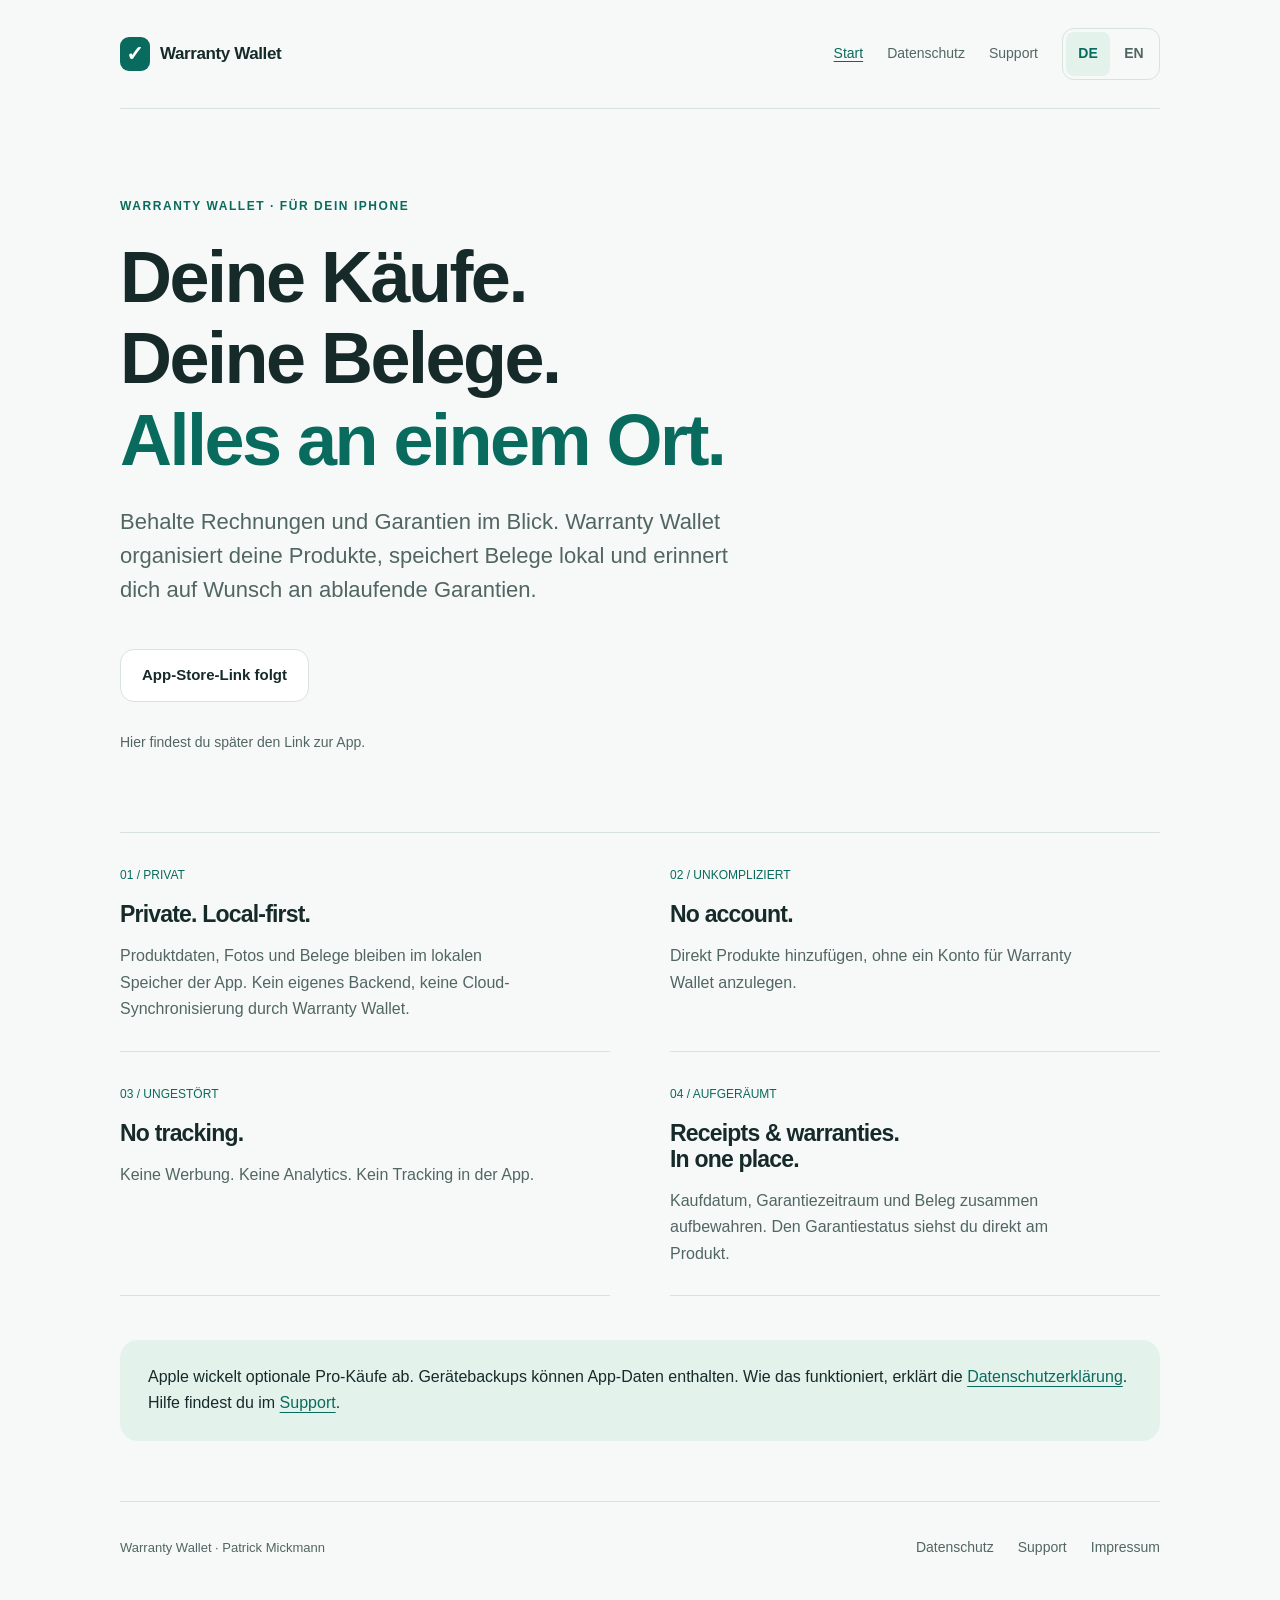
<file: index.html>
<!doctype html>
<html lang="de">
<head>
  <meta charset="utf-8">
  <meta name="viewport" content="width=device-width, initial-scale=1">
  <meta name="color-scheme" content="light dark">
  <meta name="description" content="Belege und Garantien lokal auf deinem iPhone organisieren. Kein Konto, kein Tracking. Mit optionalen Garantieerinnerungen.">
  <meta name="referrer" content="no-referrer">
  <title>Warranty Wallet – Belege und Garantien an einem Ort</title>
  <link rel="stylesheet" href="styles.css">
  <link rel="alternate" hreflang="de" href="./">
  <link rel="alternate" hreflang="en" href="en/">
</head>
<body>
<a class="skip" href="#content">Zum Inhalt</a>
<header class="site-header wrap"><a class="brand" href="./"><span class="mark" aria-hidden="true">✓</span> Warranty Wallet</a><div class="header-controls"><nav aria-label="Hauptnavigation"><a href="./" aria-current="page">Start</a><a href="privacy/">Datenschutz</a><a href="support/">Support</a></nav><nav class="language-switch" aria-label="Sprache wählen"><a href="./" lang="de" hreflang="de" aria-label="Deutsch" aria-current="true">DE</a><a href="en/" lang="en" hreflang="en" aria-label="English">EN</a></nav></div></header>
<main id="content" class="wrap" tabindex="-1">
<section class="hero" aria-labelledby="headline">
  <p class="eyebrow">Warranty Wallet · Für dein iPhone</p>
  <h1 id="headline">Deine Käufe.<br>Deine Belege.<br><span>Alles an einem Ort.</span></h1>
  <p class="lead">Behalte Rechnungen und Garantien im Blick. Warranty Wallet organisiert deine Produkte, speichert Belege lokal und erinnert dich auf Wunsch an ablaufende Garantien.</p>
  <p class="store-placeholder">App-Store-Link folgt</p>
  <p class="small">Hier findest du später den Link zur App.</p>
</section>
<section class="benefits" aria-label="Die Vorteile">
  <article class="benefit"><span class="number">01 / PRIVAT</span><h2>Private. Local-first.</h2><p>Produktdaten, Fotos und Belege bleiben im lokalen Speicher der App. Kein eigenes Backend, keine Cloud-Synchronisierung durch Warranty Wallet.</p></article>
  <article class="benefit"><span class="number">02 / UNKOMPLIZIERT</span><h2>No account.</h2><p>Direkt Produkte hinzufügen, ohne ein Konto für Warranty Wallet anzulegen.</p></article>
  <article class="benefit"><span class="number">03 / UNGESTÖRT</span><h2>No tracking.</h2><p>Keine Werbung. Keine Analytics. Kein Tracking in der App.</p></article>
  <article class="benefit"><span class="number">04 / AUFGERÄUMT</span><h2>Receipts &amp; warranties.<br>In one place.</h2><p>Kaufdatum, Garantiezeitraum und Beleg zusammen aufbewahren. Den Garantiestatus siehst du direkt am Produkt.</p></article>
</section>
<aside class="note"><p>Apple wickelt optionale Pro-Käufe ab. Gerätebackups können App-Daten enthalten. Wie das funktioniert, erklärt die <a href="privacy/">Datenschutzerklärung</a>. Hilfe findest du im <a href="support/">Support</a>.</p></aside>
</main>
<footer class="site-footer wrap"><span>Warranty Wallet · Patrick Mickmann</span><nav aria-label="Weitere Informationen"><a href="privacy/">Datenschutz</a><a href="support/">Support</a><a href="impressum/">Impressum</a></nav></footer>
</body>
</html>
</file>
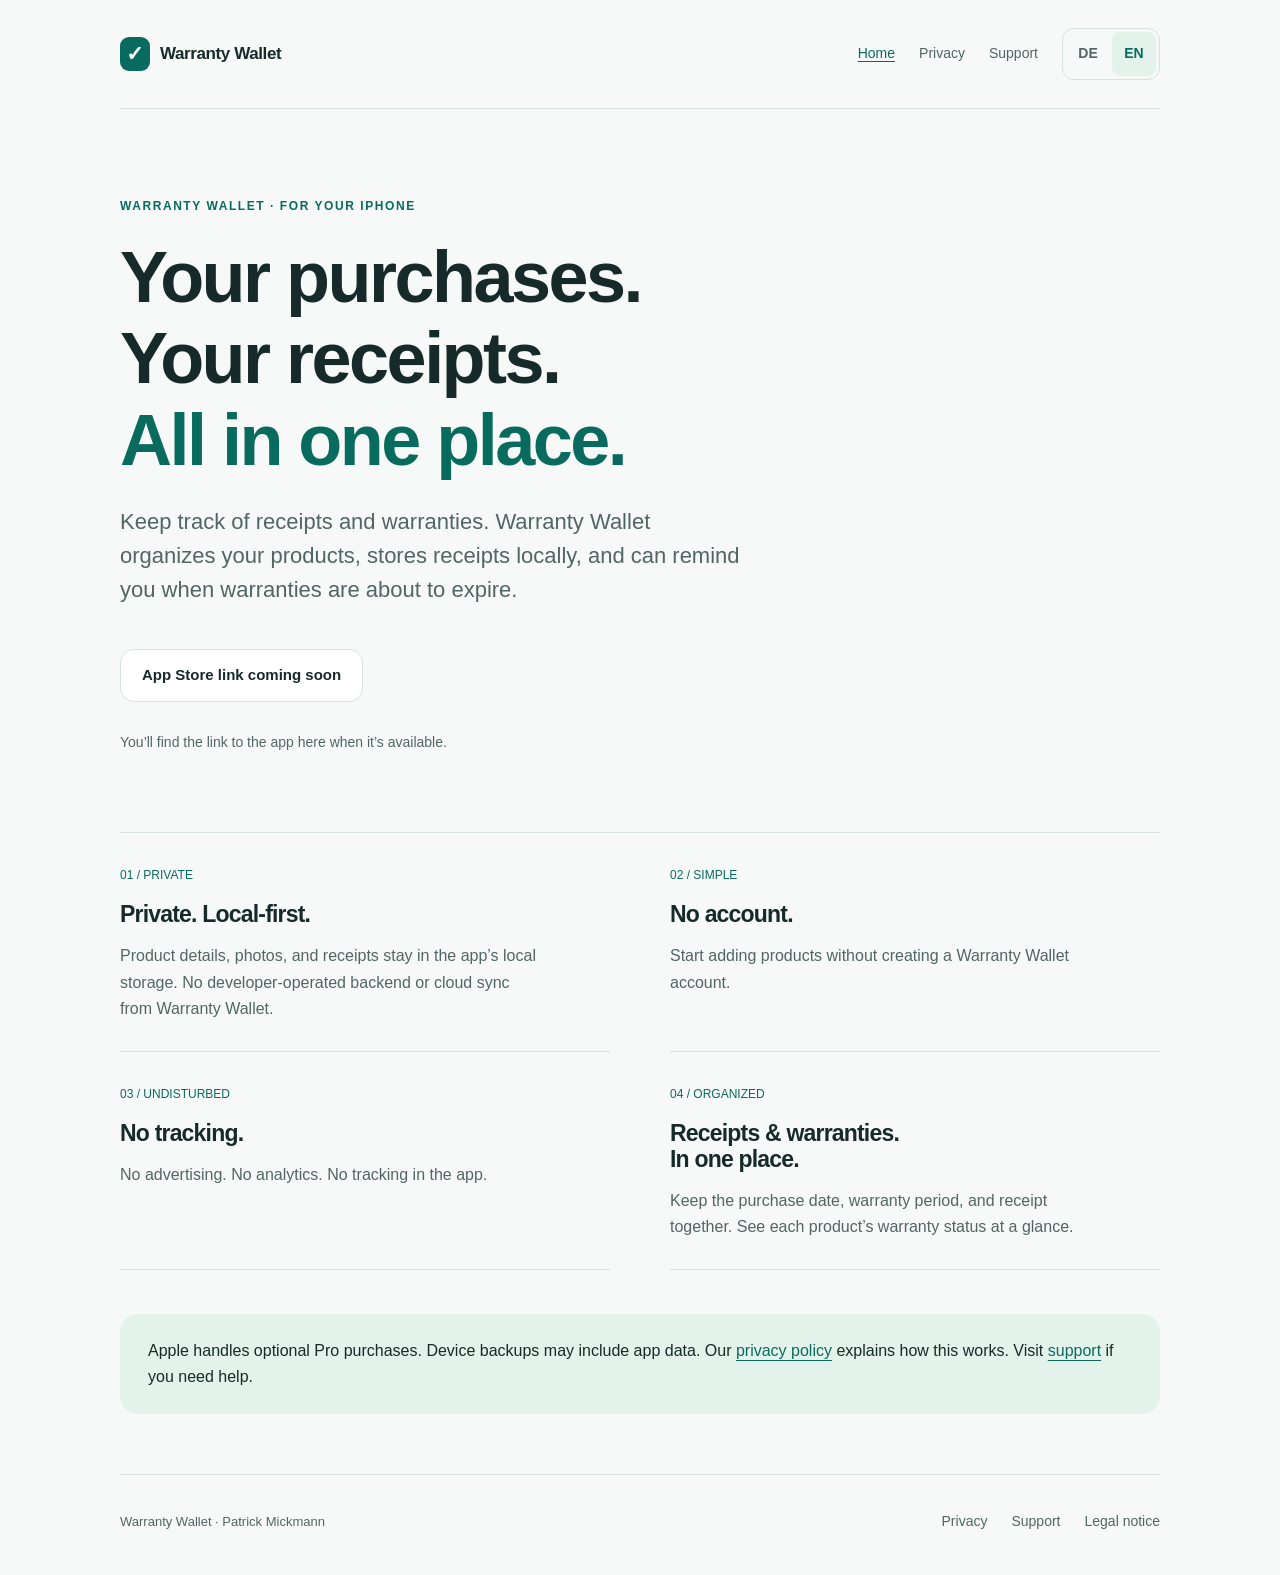
<file: en/index.html>
<!doctype html>
<html lang="en">
<head>
  <meta charset="utf-8">
  <meta name="viewport" content="width=device-width, initial-scale=1">
  <meta name="color-scheme" content="light dark">
  <meta name="description" content="Organize receipts and warranties locally on your iPhone. No account, no tracking. With optional warranty reminders.">
  <meta name="referrer" content="no-referrer">
  <title>Warranty Wallet – Receipts and warranties in one place</title>
  <link rel="stylesheet" href="../styles.css">
  <link rel="alternate" hreflang="de" href="../">
  <link rel="alternate" hreflang="en" href="./">
</head>
<body>
<a class="skip" href="#content">Skip to content</a>
<header class="site-header wrap"><a class="brand" href="./"><span class="mark" aria-hidden="true">✓</span> Warranty Wallet</a><div class="header-controls"><nav aria-label="Main navigation"><a href="./" aria-current="page">Home</a><a href="privacy/">Privacy</a><a href="support/">Support</a></nav><nav class="language-switch" aria-label="Choose language"><a href="../" lang="de" hreflang="de" aria-label="Deutsch">DE</a><a href="./" lang="en" hreflang="en" aria-label="English" aria-current="true">EN</a></nav></div></header>
<main id="content" class="wrap" tabindex="-1">
<section class="hero" aria-labelledby="headline">
  <p class="eyebrow">Warranty Wallet · For your iPhone</p>
  <h1 id="headline">Your purchases.<br>Your receipts.<br><span>All in one place.</span></h1>
  <p class="lead">Keep track of receipts and warranties. Warranty Wallet organizes your products, stores receipts locally, and can remind you when warranties are about to expire.</p>
  <p class="store-placeholder">App Store link coming soon</p>
  <p class="small">You’ll find the link to the app here when it’s available.</p>
</section>
<section class="benefits" aria-label="The benefits">
  <article class="benefit"><span class="number">01 / PRIVATE</span><h2>Private. Local-first.</h2><p>Product details, photos, and receipts stay in the app’s local storage. No developer-operated backend or cloud sync from Warranty Wallet.</p></article>
  <article class="benefit"><span class="number">02 / SIMPLE</span><h2>No account.</h2><p>Start adding products without creating a Warranty Wallet account.</p></article>
  <article class="benefit"><span class="number">03 / UNDISTURBED</span><h2>No tracking.</h2><p>No advertising. No analytics. No tracking in the app.</p></article>
  <article class="benefit"><span class="number">04 / ORGANIZED</span><h2>Receipts &amp; warranties.<br>In one place.</h2><p>Keep the purchase date, warranty period, and receipt together. See each product’s warranty status at a glance.</p></article>
</section>
<aside class="note"><p>Apple handles optional Pro purchases. Device backups may include app data. Our <a href="privacy/">privacy policy</a> explains how this works. Visit <a href="support/">support</a> if you need help.</p></aside>
</main>
<footer class="site-footer wrap"><span>Warranty Wallet · Patrick Mickmann</span><nav aria-label="More information"><a href="privacy/">Privacy</a><a href="support/">Support</a><a href="impressum/">Legal notice</a></nav></footer>
</body>
</html>
</file>
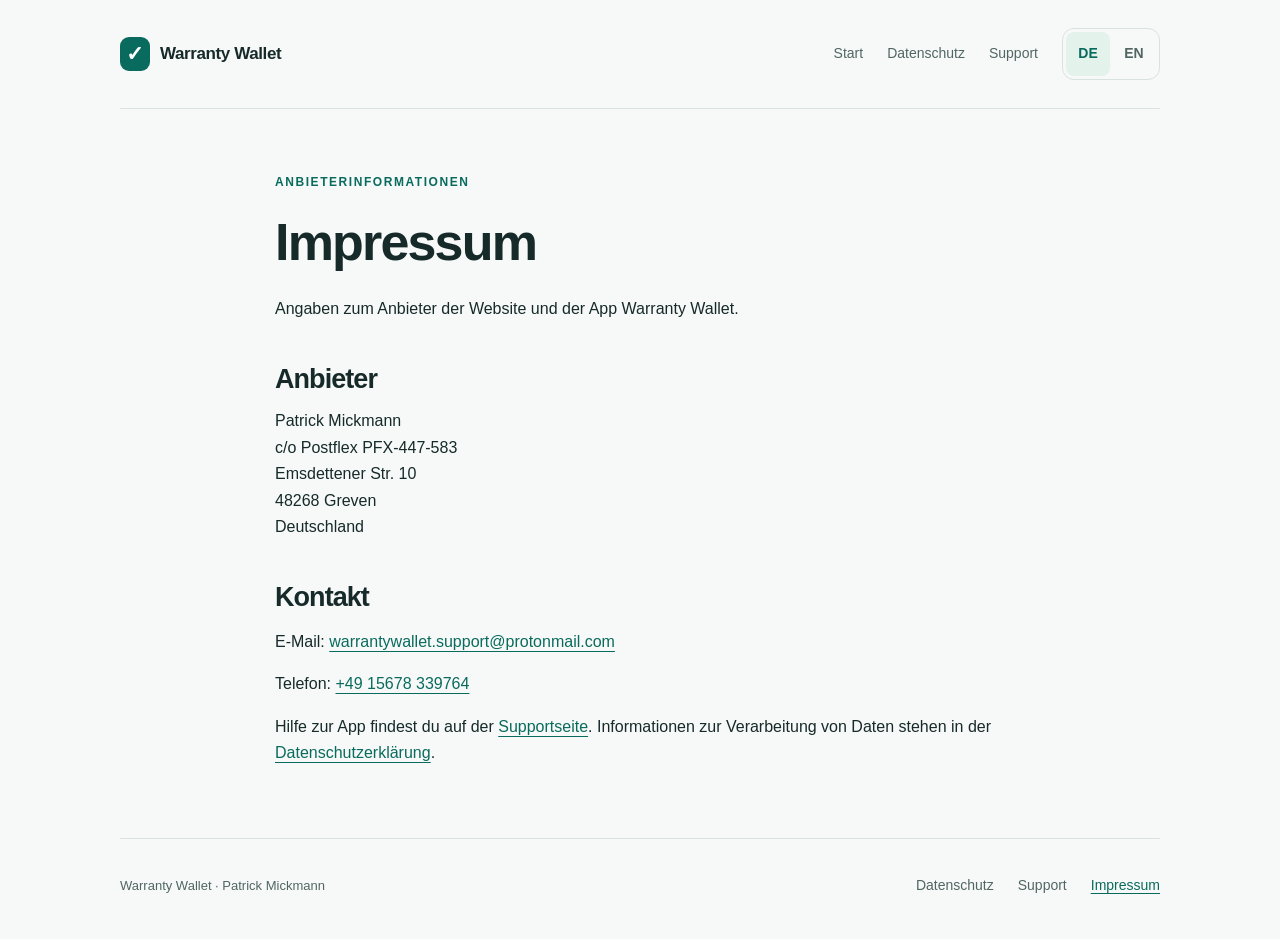
<file: impressum/index.html>
<!doctype html>
<html lang="de">
<head>
  <meta charset="utf-8">
  <meta name="viewport" content="width=device-width, initial-scale=1">
  <meta name="color-scheme" content="light dark">
  <meta name="description" content="Impressum und Kontaktangaben für Warranty Wallet. Anbieter: Patrick Mickmann.">
  <meta name="referrer" content="no-referrer">
  <title>Impressum – Warranty Wallet</title>
  <link rel="stylesheet" href="../styles.css">
  <link rel="alternate" hreflang="de" href="./">
  <link rel="alternate" hreflang="en" href="../en/impressum/">
</head>
<body>
<a class="skip" href="#content">Zum Inhalt</a>
<header class="site-header wrap"><a class="brand" href="../"><span class="mark" aria-hidden="true">✓</span> Warranty Wallet</a><div class="header-controls"><nav aria-label="Hauptnavigation"><a href="../">Start</a><a href="../privacy/">Datenschutz</a><a href="../support/">Support</a></nav><nav class="language-switch" aria-label="Sprache wählen"><a href="./" lang="de" hreflang="de" aria-label="Deutsch" aria-current="true">DE</a><a href="../en/impressum/" lang="en" hreflang="en" aria-label="English">EN</a></nav></div></header>
<main id="content" class="wrap" tabindex="-1">
<article class="document">
  <p class="eyebrow">Anbieterinformationen</p>
  <h1>Impressum</h1>
  <p>Angaben zum Anbieter der Website und der App Warranty Wallet.</p>
  <h2>Anbieter</h2>
  <address>
    Patrick Mickmann<br>
    c/o Postflex PFX-447-583<br>
    Emsdettener Str. 10<br>
    48268 Greven<br>
    Deutschland
  </address>
  <h2>Kontakt</h2>
  <p>E-Mail: <a href="mailto:warrantywallet.support@protonmail.com">warrantywallet.support@protonmail.com</a></p>
  <p>Telefon: <a href="tel:+4915678339764">+49 15678 339764</a></p>
  <p>Hilfe zur App findest du auf der <a href="../support/">Supportseite</a>. Informationen zur Verarbeitung von Daten stehen in der <a href="../privacy/">Datenschutzerklärung</a>.</p>
</article>
</main>
<footer class="site-footer wrap"><span>Warranty Wallet · Patrick Mickmann</span><nav aria-label="Weitere Informationen"><a href="../privacy/">Datenschutz</a><a href="../support/">Support</a><a href="./" aria-current="page">Impressum</a></nav></footer>
</body>
</html>
</file>
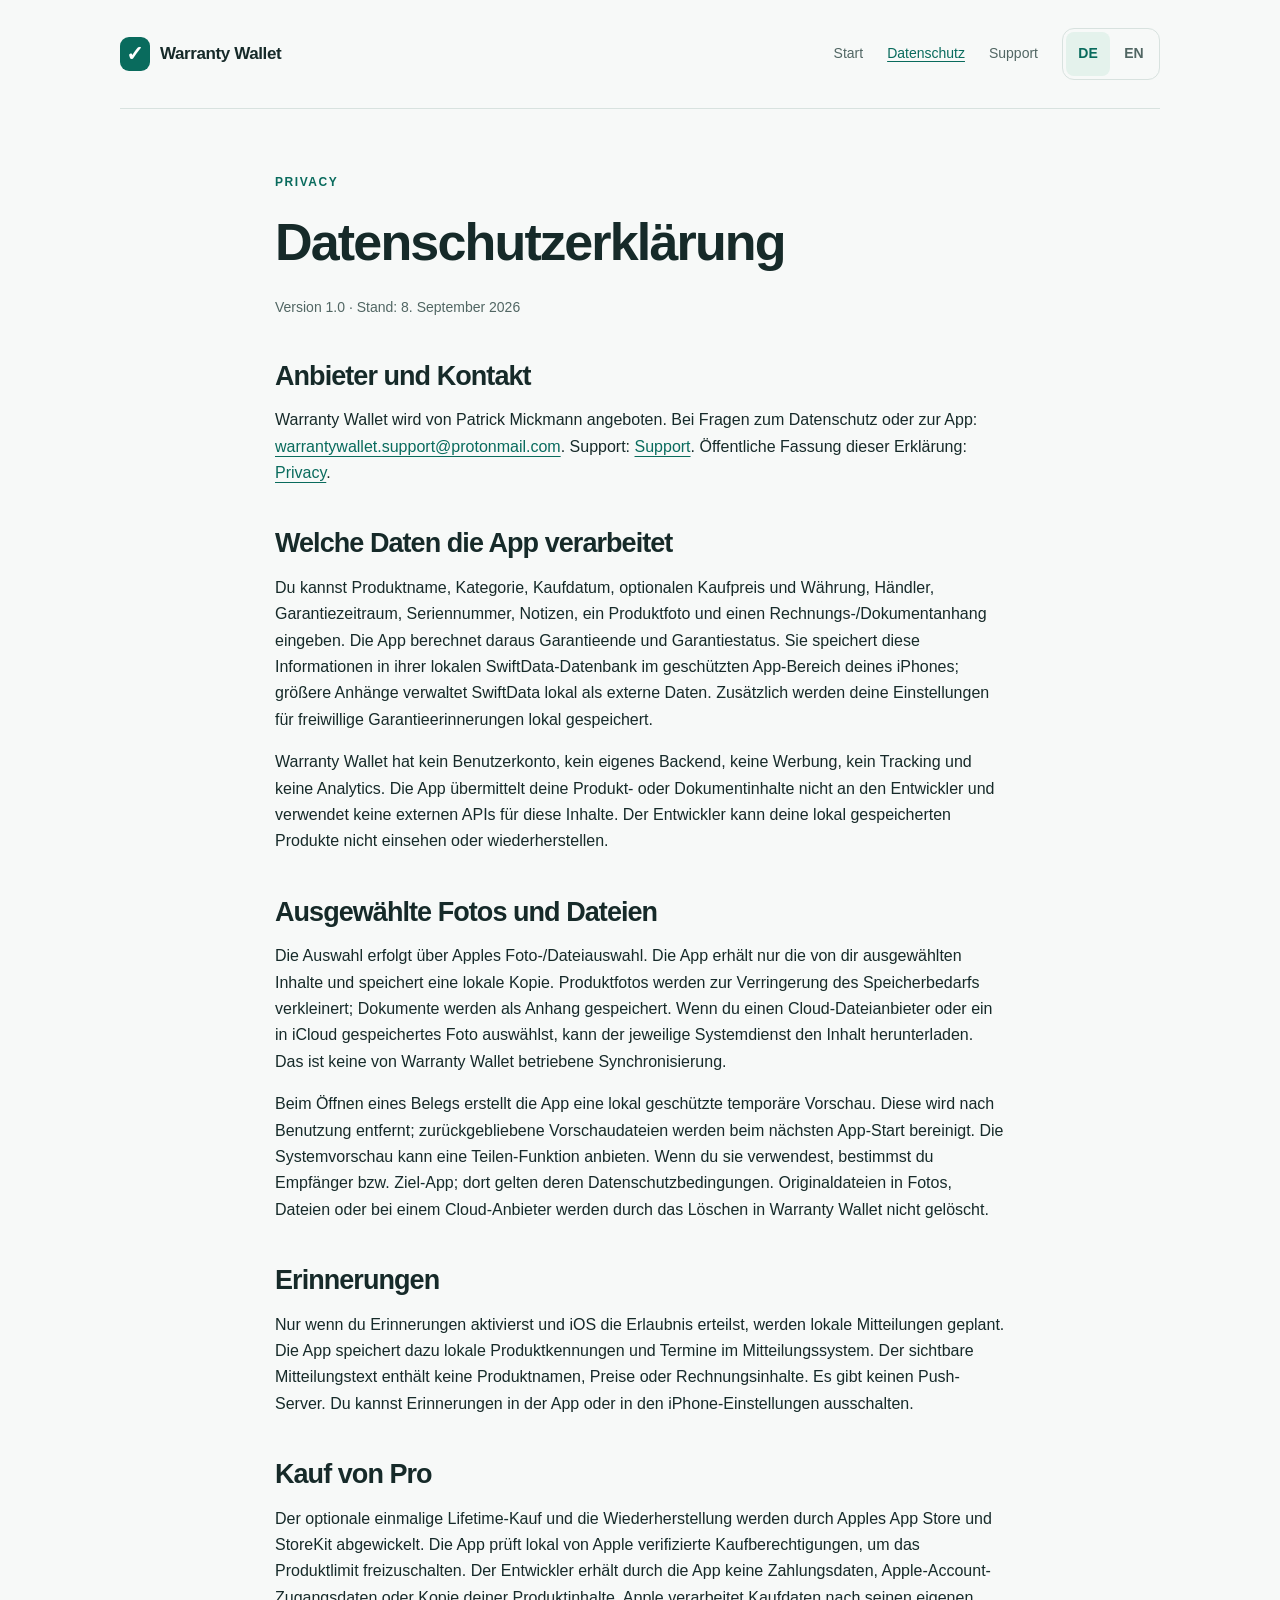
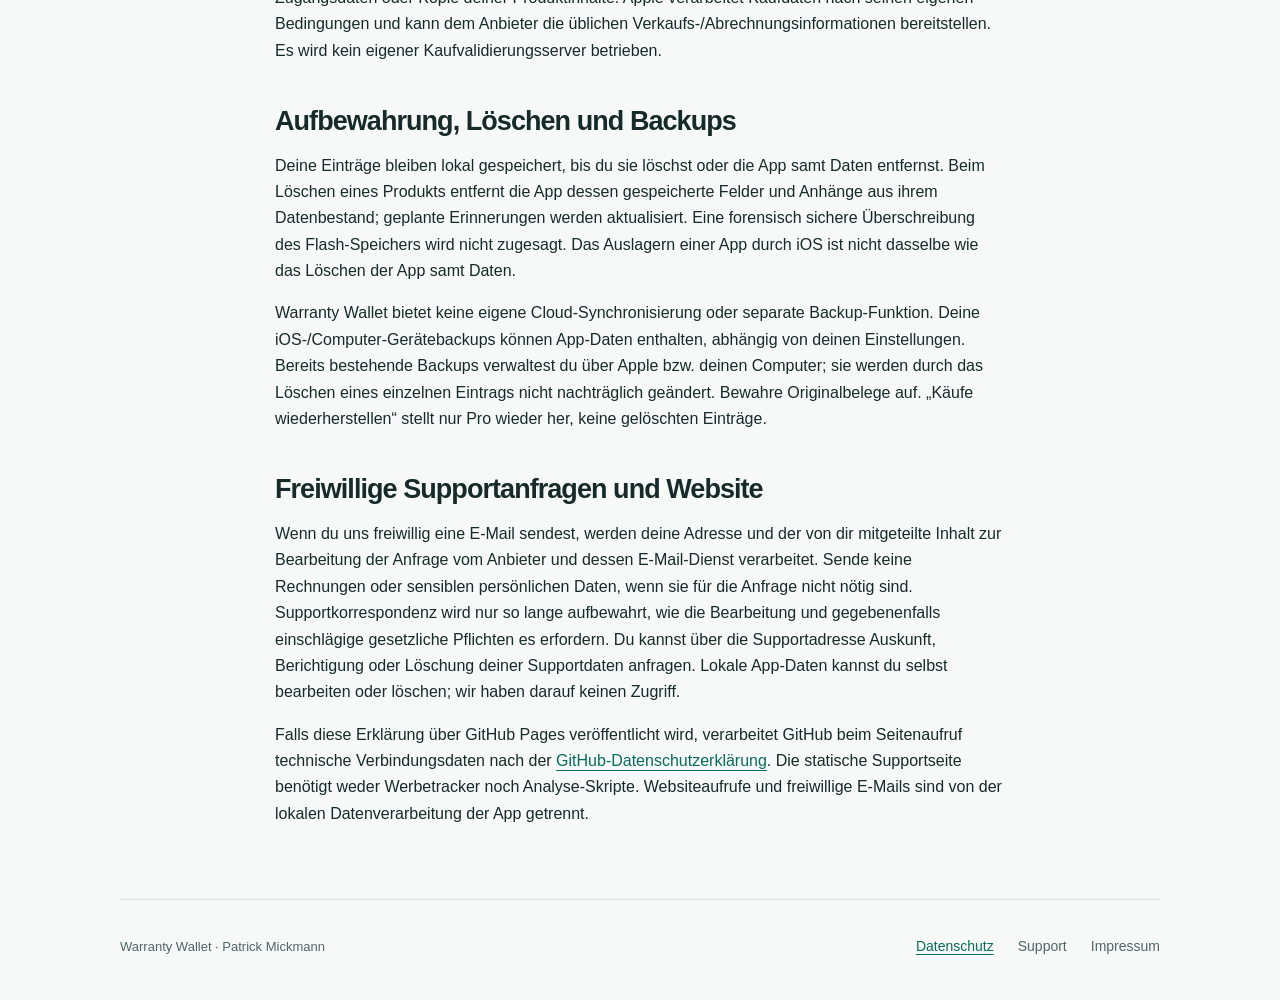
<file: privacy/index.html>
<!doctype html>
<html lang="de">
<head>
  <meta charset="utf-8">
  <meta name="viewport" content="width=device-width, initial-scale=1">
  <meta name="color-scheme" content="light dark">
  <meta name="description" content="Datenschutzerklärung von Warranty Wallet: lokale Speicherung, Fotos, Belege, Erinnerungen und Apple-Käufe.">
  <meta name="referrer" content="no-referrer">
  <title>Privacy – Warranty Wallet</title>
  <link rel="stylesheet" href="../styles.css">
  <link rel="alternate" hreflang="de" href="./">
  <link rel="alternate" hreflang="en" href="../en/privacy/">
</head>
<body>
<a class="skip" href="#content">Zum Inhalt</a>
<header class="site-header wrap"><a class="brand" href="../"><span class="mark" aria-hidden="true">✓</span> Warranty Wallet</a><div class="header-controls"><nav aria-label="Hauptnavigation"><a href="../">Start</a><a href="./" aria-current="page">Datenschutz</a><a href="../support/">Support</a></nav><nav class="language-switch" aria-label="Sprache wählen"><a href="./" lang="de" hreflang="de" aria-label="Deutsch" aria-current="true">DE</a><a href="../en/privacy/" lang="en" hreflang="en" aria-label="English">EN</a></nav></div></header>
<main id="content" class="wrap" tabindex="-1"><article class="document"><p class="eyebrow">Privacy</p><h1>Datenschutzerklärung</h1><p class="small">Version 1.0 · Stand: 8. September 2026</p><section class="policy-language" lang="de" id="de">
<h2>Anbieter und Kontakt</h2>
<p>Warranty Wallet wird von Patrick Mickmann angeboten. Bei Fragen zum Datenschutz oder zur App: <a href="mailto:warrantywallet.support@protonmail.com">warrantywallet.support@protonmail.com</a>. Support: <a href="../support/">Support</a>. Öffentliche Fassung dieser Erklärung: <a href="./">Privacy</a>.</p>
<h2>Welche Daten die App verarbeitet</h2>
<p>Du kannst Produktname, Kategorie, Kaufdatum, optionalen Kaufpreis und Währung, Händler, Garantiezeitraum, Seriennummer, Notizen, ein Produktfoto und einen Rechnungs-/Dokumentanhang eingeben. Die App berechnet daraus Garantieende und Garantiestatus. Sie speichert diese Informationen in ihrer lokalen SwiftData-Datenbank im geschützten App-Bereich deines iPhones; größere Anhänge verwaltet SwiftData lokal als externe Daten. Zusätzlich werden deine Einstellungen für freiwillige Garantieerinnerungen lokal gespeichert.</p>
<p>Warranty Wallet hat kein Benutzerkonto, kein eigenes Backend, keine Werbung, kein Tracking und keine Analytics. Die App übermittelt deine Produkt- oder Dokumentinhalte nicht an den Entwickler und verwendet keine externen APIs für diese Inhalte. Der Entwickler kann deine lokal gespeicherten Produkte nicht einsehen oder wiederherstellen.</p>
<h2>Ausgewählte Fotos und Dateien</h2>
<p>Die Auswahl erfolgt über Apples Foto-/Dateiauswahl. Die App erhält nur die von dir ausgewählten Inhalte und speichert eine lokale Kopie. Produktfotos werden zur Verringerung des Speicherbedarfs verkleinert; Dokumente werden als Anhang gespeichert. Wenn du einen Cloud-Dateianbieter oder ein in iCloud gespeichertes Foto auswählst, kann der jeweilige Systemdienst den Inhalt herunterladen. Das ist keine von Warranty Wallet betriebene Synchronisierung.</p>
<p>Beim Öffnen eines Belegs erstellt die App eine lokal geschützte temporäre Vorschau. Diese wird nach Benutzung entfernt; zurückgebliebene Vorschaudateien werden beim nächsten App-Start bereinigt. Die Systemvorschau kann eine Teilen-Funktion anbieten. Wenn du sie verwendest, bestimmst du Empfänger bzw. Ziel-App; dort gelten deren Datenschutzbedingungen. Originaldateien in Fotos, Dateien oder bei einem Cloud-Anbieter werden durch das Löschen in Warranty Wallet nicht gelöscht.</p>
<h2>Erinnerungen</h2>
<p>Nur wenn du Erinnerungen aktivierst und iOS die Erlaubnis erteilst, werden lokale Mitteilungen geplant. Die App speichert dazu lokale Produktkennungen und Termine im Mitteilungssystem. Der sichtbare Mitteilungstext enthält keine Produktnamen, Preise oder Rechnungsinhalte. Es gibt keinen Push-Server. Du kannst Erinnerungen in der App oder in den iPhone-Einstellungen ausschalten.</p>
<h2>Kauf von Pro</h2>
<p>Der optionale einmalige Lifetime-Kauf und die Wiederherstellung werden durch Apples App Store und StoreKit abgewickelt. Die App prüft lokal von Apple verifizierte Kaufberechtigungen, um das Produktlimit freizuschalten. Der Entwickler erhält durch die App keine Zahlungsdaten, Apple-Account-Zugangsdaten oder Kopie deiner Produktinhalte. Apple verarbeitet Kaufdaten nach seinen eigenen Bedingungen und kann dem Anbieter die üblichen Verkaufs-/Abrechnungsinformationen bereitstellen. Es wird kein eigener Kaufvalidierungsserver betrieben.</p>
<h2>Aufbewahrung, Löschen und Backups</h2>
<p>Deine Einträge bleiben lokal gespeichert, bis du sie löschst oder die App samt Daten entfernst. Beim Löschen eines Produkts entfernt die App dessen gespeicherte Felder und Anhänge aus ihrem Datenbestand; geplante Erinnerungen werden aktualisiert. Eine forensisch sichere Überschreibung des Flash-Speichers wird nicht zugesagt. Das Auslagern einer App durch iOS ist nicht dasselbe wie das Löschen der App samt Daten.</p>
<p>Warranty Wallet bietet keine eigene Cloud-Synchronisierung oder separate Backup-Funktion. Deine iOS-/Computer-Gerätebackups können App-Daten enthalten, abhängig von deinen Einstellungen. Bereits bestehende Backups verwaltest du über Apple bzw. deinen Computer; sie werden durch das Löschen eines einzelnen Eintrags nicht nachträglich geändert. Bewahre Originalbelege auf. „Käufe wiederherstellen“ stellt nur Pro wieder her, keine gelöschten Einträge.</p>
<h2>Freiwillige Supportanfragen und Website</h2>
<p>Wenn du uns freiwillig eine E-Mail sendest, werden deine Adresse und der von dir mitgeteilte Inhalt zur Bearbeitung der Anfrage vom Anbieter und dessen E-Mail-Dienst verarbeitet. Sende keine Rechnungen oder sensiblen persönlichen Daten, wenn sie für die Anfrage nicht nötig sind. Supportkorrespondenz wird nur so lange aufbewahrt, wie die Bearbeitung und gegebenenfalls einschlägige gesetzliche Pflichten es erfordern. Du kannst über die Supportadresse Auskunft, Berichtigung oder Löschung deiner Supportdaten anfragen. Lokale App-Daten kannst du selbst bearbeiten oder löschen; wir haben darauf keinen Zugriff.</p>
<p>Falls diese Erklärung über GitHub Pages veröffentlicht wird, verarbeitet GitHub beim Seitenaufruf technische Verbindungsdaten nach der <a href="https://docs.github.com/en/site-policy/privacy-policies/github-general-privacy-statement">GitHub-Datenschutzerklärung</a>. Die statische Supportseite benötigt weder Werbetracker noch Analyse-Skripte. Websiteaufrufe und freiwillige E-Mails sind von der lokalen Datenverarbeitung der App getrennt.</p>
</section></article></main>
<footer class="site-footer wrap"><span>Warranty Wallet · Patrick Mickmann</span><nav aria-label="Weitere Informationen"><a href="./" aria-current="page">Datenschutz</a><a href="../support/">Support</a><a href="../impressum/">Impressum</a></nav></footer>
</body>
</html>
</file>
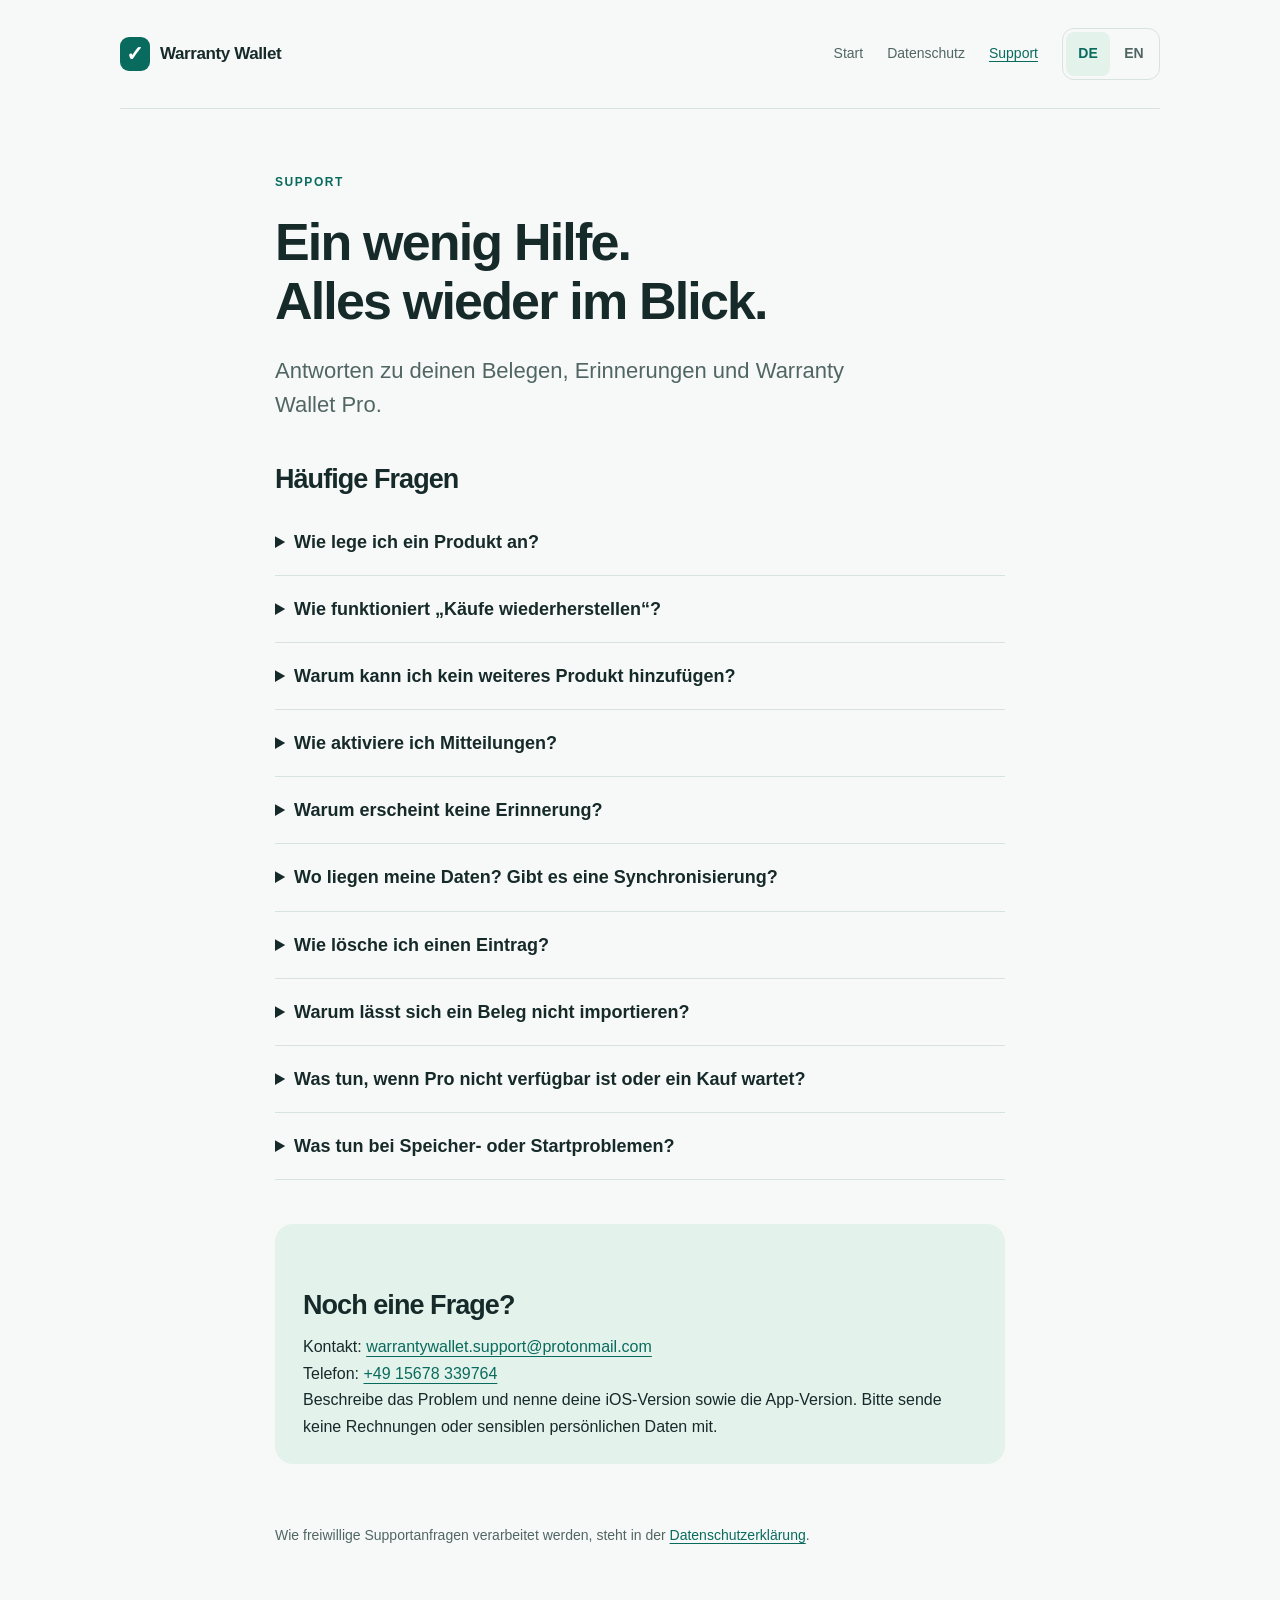
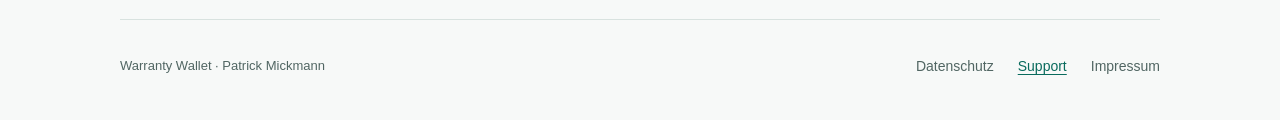
<file: support/index.html>
<!doctype html>
<html lang="de">
<head>
  <meta charset="utf-8">
  <meta name="viewport" content="width=device-width, initial-scale=1">
  <meta name="color-scheme" content="light dark">
  <meta name="description" content="Hilfe zu Warranty Wallet: Käufe wiederherstellen, Mitteilungen, lokale Daten, Einträge löschen und typische Probleme.">
  <meta name="referrer" content="no-referrer">
  <title>Support – Warranty Wallet</title>
  <link rel="stylesheet" href="../styles.css">
  <link rel="alternate" hreflang="de" href="./">
  <link rel="alternate" hreflang="en" href="../en/support/">
</head>
<body>
<a class="skip" href="#content">Zum Inhalt</a>
<header class="site-header wrap"><a class="brand" href="../"><span class="mark" aria-hidden="true">✓</span> Warranty Wallet</a><div class="header-controls"><nav aria-label="Hauptnavigation"><a href="../">Start</a><a href="../privacy/">Datenschutz</a><a href="./" aria-current="page">Support</a></nav><nav class="language-switch" aria-label="Sprache wählen"><a href="./" lang="de" hreflang="de" aria-label="Deutsch" aria-current="true">DE</a><a href="../en/support/" lang="en" hreflang="en" aria-label="English">EN</a></nav></div></header>
<main id="content" class="wrap" tabindex="-1"><article class="document"><p class="eyebrow">Support</p><h1>Ein wenig Hilfe.<br>Alles wieder im Blick.</h1><p class="lead">Antworten zu deinen Belegen, Erinnerungen und Warranty Wallet Pro.</p><h2>Häufige Fragen</h2><details><summary>Wie lege ich ein Produkt an?</summary><p>Tippe in der App auf +. Gib den Produktnamen, das Kaufdatum und den Garantiezeitraum an. Ergänze bei Bedarf ein Foto und einen Beleg und tippe auf „Speichern“. Den Eintrag kannst du später öffnen und bearbeiten.</p></details>
<details><summary>Wie funktioniert „Käufe wiederherstellen“?</summary><p>Öffne die Einstellungen in Warranty Wallet und wähle „Käufe wiederherstellen“ (Restore Purchases). Verwende denselben Apple Account wie beim ursprünglichen Pro-Kauf und eine Internetverbindung. Die Funktion stellt deine Pro-Freischaltung wieder her, keine gelöschten Produkte oder Belege.</p></details>
<details><summary>Warum kann ich kein weiteres Produkt hinzufügen?</summary><p>Die kostenlose Version speichert bis zu fünf Produkte. Der optionale einmalige Pro-Kauf schaltet unbegrenzt viele Produkte frei. Falls Pro später nicht aktiv ist, kannst du vorhandene Produkte weiterhin lesen, bearbeiten und löschen.</p></details>
<details><summary>Wie aktiviere ich Mitteilungen?</summary><p>Aktiviere in den App-Einstellungen „Garantieerinnerungen“ und erlaube Mitteilungen in iOS. Du kannst 7, 30 oder 90 Tage Vorlauf wählen. Die App plant lokale Erinnerungen um 09:00 Uhr für die nächsten 60 geeigneten Garantien. iOS kann die Zustellung verzögern; öffne die App regelmäßig, damit spätere Erinnerungen nachgeplant werden.</p></details>
<details><summary>Warum erscheint keine Erinnerung?</summary><p>Prüfe zuerst, ob Garantieerinnerungen in der App und Mitteilungen für Warranty Wallet in den iPhone-Einstellungen eingeschaltet sind. Prüfe auch Kaufdatum, Garantiezeitraum und Vorlauf. Öffne die App erneut, um den Plan zu aktualisieren. Ein bereits vergangener Erinnerungszeitpunkt wird nicht nachträglich zugestellt. Die tatsächliche Zustellung liegt bei iOS.</p></details>
<details><summary>Wo liegen meine Daten? Gibt es eine Synchronisierung?</summary><p>Produkte, Fotos und Belege werden lokal im geschützten App-Bereich deines iPhones gespeichert. Es gibt kein Warranty-Wallet-Konto, keine eigene Cloud-Synchronisierung und keine separate Backup-Funktion. Je nach deinen Einstellungen können iPhone- oder Computerbackups App-Daten enthalten. Bewahre deine Originalbelege auf; der Entwickler kann deine Einträge nicht einsehen oder wiederherstellen.</p></details>
<details><summary>Wie lösche ich einen Eintrag?</summary><p>Öffne das Produkt, wähle „Produkt löschen“ und bestätige die Löschung. Der gespeicherte Eintrag einschließlich Foto und Beleg wird aus der App entfernt; Erinnerungen werden aktualisiert. Originale in Fotos oder Dateien und bereits bestehende Gerätebackups bleiben davon unberührt. Gelöschte Einträge lassen sich nicht über „Käufe wiederherstellen“ zurückholen.</p></details>
<details><summary>Warum lässt sich ein Beleg nicht importieren?</summary><p>Pro Produkt kannst du einen Beleg als gültige, unverschlüsselte PDF-Datei oder als Bild bis 20 MB anhängen. Prüfe Dateiformat und Größe. Bei Dateien aus einem Cloud-Anbieter muss die Datei über die systemeigene Dateiauswahl verfügbar sein. Versuche den Import anschließend erneut.</p></details>
<details><summary>Was tun, wenn Pro nicht verfügbar ist oder ein Kauf wartet?</summary><p>Prüfe deine Internetverbindung und versuche es später erneut. Ein ausstehender Kauf wird erst nach Apples Bestätigung freigeschaltet. Wenn du Pro bereits gekauft hast, nutze „Käufe wiederherstellen“ mit dem ursprünglichen Apple Account.</p></details>
<details><summary>Was tun bei Speicher- oder Startproblemen?</summary><p>Prüfe den freien Gerätespeicher und öffne die App erneut. Lösche die App nicht als ersten Lösungsversuch: Beim Entfernen der App samt Daten können lokale Einträge verloren gehen. Wenn das Problem bleibt, beschreibe dem Support die Meldung und die Schritte davor.</p></details>
<section class="note" aria-labelledby="contact"><h2 id="contact">Noch eine Frage?</h2><p>Kontakt: <a href="mailto:warrantywallet.support@protonmail.com">warrantywallet.support@protonmail.com</a></p>
  <p>Telefon: <a href="tel:+4915678339764">+49 15678 339764</a></p><p>Beschreibe das Problem und nenne deine iOS-Version sowie die App-Version. Bitte sende keine Rechnungen oder sensiblen persönlichen Daten mit.</p></section><p class="small">Wie freiwillige Supportanfragen verarbeitet werden, steht in der <a href="../privacy/">Datenschutzerklärung</a>.</p></article></main>
<footer class="site-footer wrap"><span>Warranty Wallet · Patrick Mickmann</span><nav aria-label="Weitere Informationen"><a href="../privacy/">Datenschutz</a><a href="./" aria-current="page">Support</a><a href="../impressum/">Impressum</a></nav></footer>
</body>
</html>
</file>
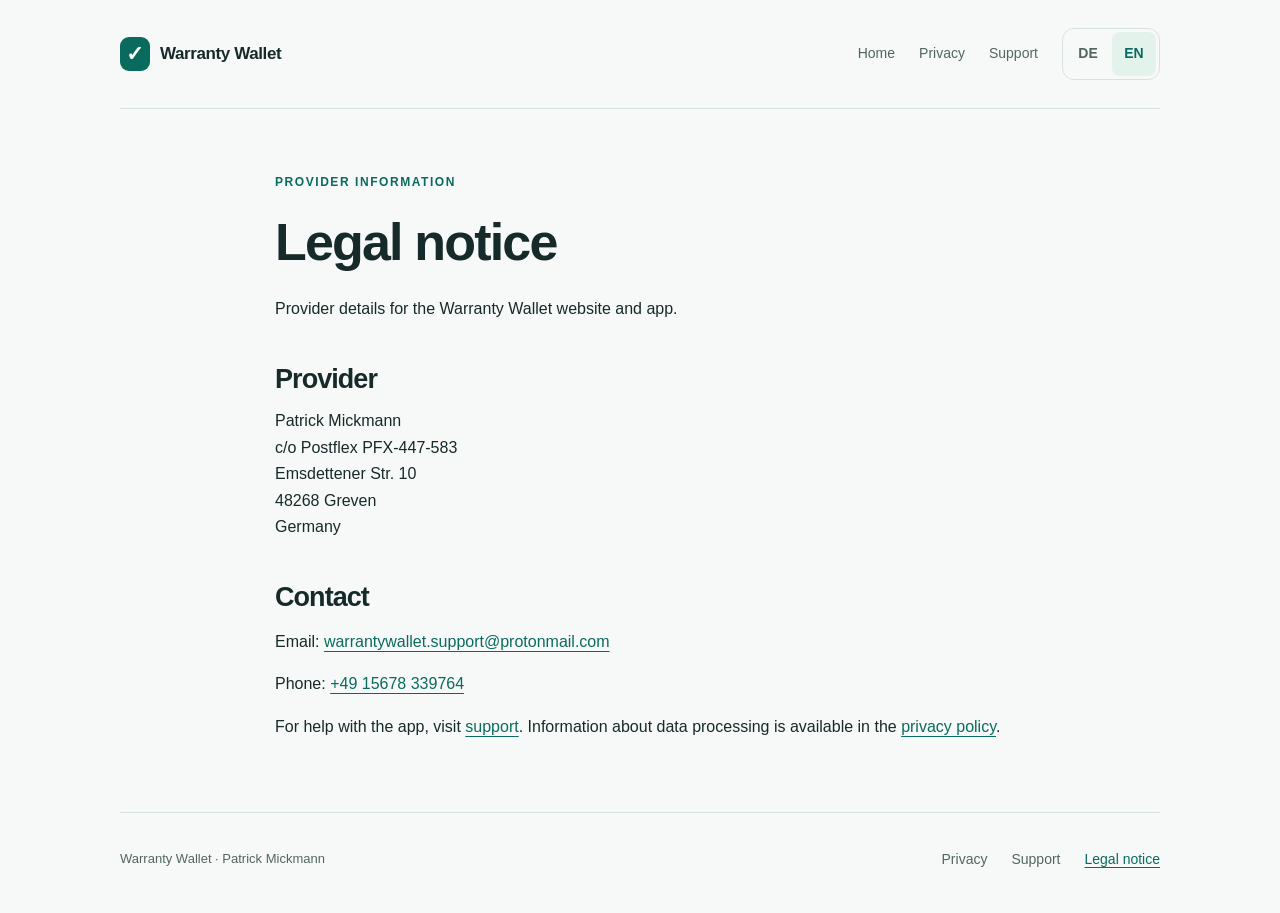
<file: en/impressum/index.html>
<!doctype html>
<html lang="en">
<head>
  <meta charset="utf-8">
  <meta name="viewport" content="width=device-width, initial-scale=1">
  <meta name="color-scheme" content="light dark">
  <meta name="description" content="Legal notice and contact details for Warranty Wallet. Provider: Patrick Mickmann.">
  <meta name="referrer" content="no-referrer">
  <title>Legal notice – Warranty Wallet</title>
  <link rel="stylesheet" href="../../styles.css">
  <link rel="alternate" hreflang="de" href="../../impressum/">
  <link rel="alternate" hreflang="en" href="./">
</head>
<body>
<a class="skip" href="#content">Skip to content</a>
<header class="site-header wrap"><a class="brand" href="../"><span class="mark" aria-hidden="true">✓</span> Warranty Wallet</a><div class="header-controls"><nav aria-label="Main navigation"><a href="../">Home</a><a href="../privacy/">Privacy</a><a href="../support/">Support</a></nav><nav class="language-switch" aria-label="Choose language"><a href="../../impressum/" lang="de" hreflang="de" aria-label="Deutsch">DE</a><a href="./" lang="en" hreflang="en" aria-label="English" aria-current="true">EN</a></nav></div></header>
<main id="content" class="wrap" tabindex="-1">
<article class="document">
  <p class="eyebrow">Provider information</p>
  <h1>Legal notice</h1>
  <p>Provider details for the Warranty Wallet website and app.</p>
  <h2>Provider</h2>
  <address>
    Patrick Mickmann<br>
    c/o Postflex PFX-447-583<br>
    Emsdettener Str. 10<br>
    48268 Greven<br>
    Germany
  </address>
  <h2>Contact</h2>
  <p>Email: <a href="mailto:warrantywallet.support@protonmail.com">warrantywallet.support@protonmail.com</a></p>
  <p>Phone: <a href="tel:+4915678339764">+49 15678 339764</a></p>
  <p>For help with the app, visit <a href="../support/">support</a>. Information about data processing is available in the <a href="../privacy/">privacy policy</a>.</p>
</article>
</main>
<footer class="site-footer wrap"><span>Warranty Wallet · Patrick Mickmann</span><nav aria-label="More information"><a href="../privacy/">Privacy</a><a href="../support/">Support</a><a href="./" aria-current="page">Legal notice</a></nav></footer>
</body>
</html>
</file>
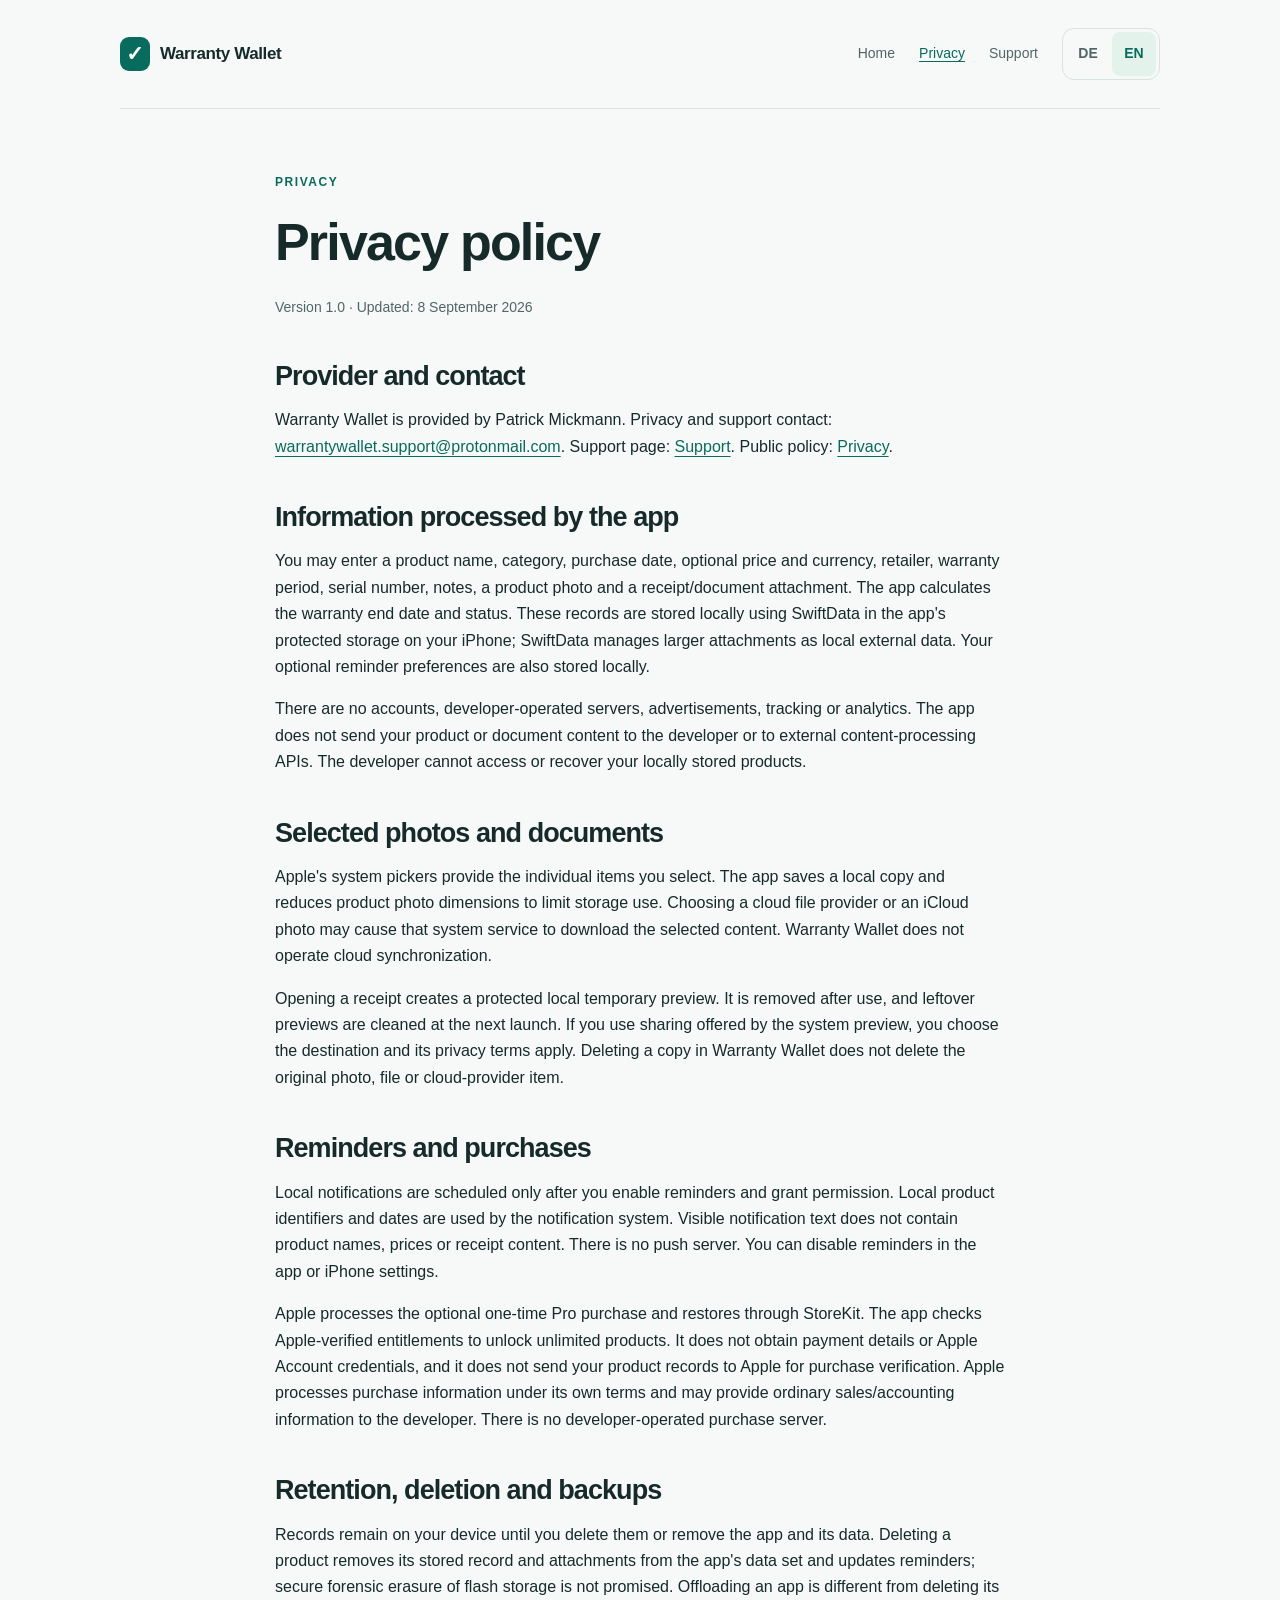
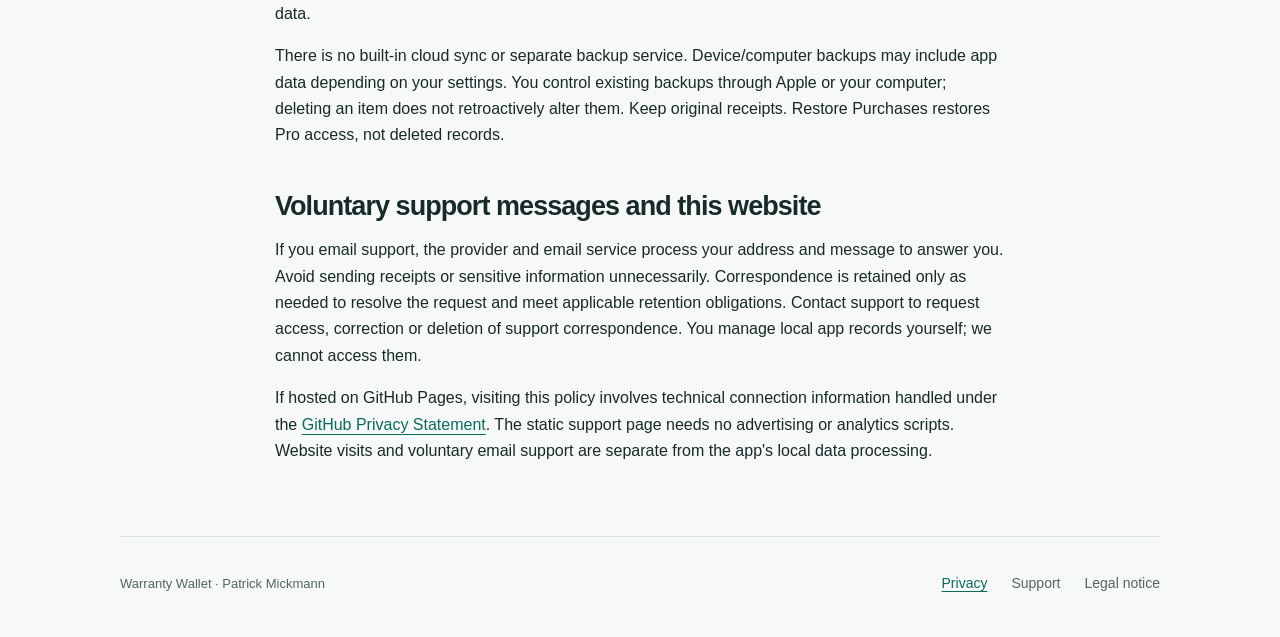
<file: en/privacy/index.html>
<!doctype html>
<html lang="en">
<head>
  <meta charset="utf-8">
  <meta name="viewport" content="width=device-width, initial-scale=1">
  <meta name="color-scheme" content="light dark">
  <meta name="description" content="Warranty Wallet privacy policy: local storage, photos, receipts, reminders, and Apple purchases.">
  <meta name="referrer" content="no-referrer">
  <title>Privacy – Warranty Wallet</title>
  <link rel="stylesheet" href="../../styles.css">
  <link rel="alternate" hreflang="de" href="../../privacy/">
  <link rel="alternate" hreflang="en" href="./">
</head>
<body>
<a class="skip" href="#content">Skip to content</a>
<header class="site-header wrap"><a class="brand" href="../"><span class="mark" aria-hidden="true">✓</span> Warranty Wallet</a><div class="header-controls"><nav aria-label="Main navigation"><a href="../">Home</a><a href="./" aria-current="page">Privacy</a><a href="../support/">Support</a></nav><nav class="language-switch" aria-label="Choose language"><a href="../../privacy/" lang="de" hreflang="de" aria-label="Deutsch">DE</a><a href="./" lang="en" hreflang="en" aria-label="English" aria-current="true">EN</a></nav></div></header>
<main id="content" class="wrap" tabindex="-1"><article class="document"><p class="eyebrow">Privacy</p><h1>Privacy policy</h1><p class="small">Version 1.0 · Updated: 8 September 2026</p><section class="policy-language" lang="en" id="en">
<h2>Provider and contact</h2>
<p>Warranty Wallet is provided by Patrick Mickmann. Privacy and support contact: <a href="mailto:warrantywallet.support@protonmail.com">warrantywallet.support@protonmail.com</a>. Support page: <a href="../support/">Support</a>. Public policy: <a href="./">Privacy</a>.</p>
<h2>Information processed by the app</h2>
<p>You may enter a product name, category, purchase date, optional price and currency, retailer, warranty period, serial number, notes, a product photo and a receipt/document attachment. The app calculates the warranty end date and status. These records are stored locally using SwiftData in the app&#x27;s protected storage on your iPhone; SwiftData manages larger attachments as local external data. Your optional reminder preferences are also stored locally.</p>
<p>There are no accounts, developer-operated servers, advertisements, tracking or analytics. The app does not send your product or document content to the developer or to external content-processing APIs. The developer cannot access or recover your locally stored products.</p>
<h2>Selected photos and documents</h2>
<p>Apple&#x27;s system pickers provide the individual items you select. The app saves a local copy and reduces product photo dimensions to limit storage use. Choosing a cloud file provider or an iCloud photo may cause that system service to download the selected content. Warranty Wallet does not operate cloud synchronization.</p>
<p>Opening a receipt creates a protected local temporary preview. It is removed after use, and leftover previews are cleaned at the next launch. If you use sharing offered by the system preview, you choose the destination and its privacy terms apply. Deleting a copy in Warranty Wallet does not delete the original photo, file or cloud-provider item.</p>
<h2>Reminders and purchases</h2>
<p>Local notifications are scheduled only after you enable reminders and grant permission. Local product identifiers and dates are used by the notification system. Visible notification text does not contain product names, prices or receipt content. There is no push server. You can disable reminders in the app or iPhone settings.</p>
<p>Apple processes the optional one-time Pro purchase and restores through StoreKit. The app checks Apple-verified entitlements to unlock unlimited products. It does not obtain payment details or Apple Account credentials, and it does not send your product records to Apple for purchase verification. Apple processes purchase information under its own terms and may provide ordinary sales/accounting information to the developer. There is no developer-operated purchase server.</p>
<h2>Retention, deletion and backups</h2>
<p>Records remain on your device until you delete them or remove the app and its data. Deleting a product removes its stored record and attachments from the app&#x27;s data set and updates reminders; secure forensic erasure of flash storage is not promised. Offloading an app is different from deleting its data.</p>
<p>There is no built-in cloud sync or separate backup service. Device/computer backups may include app data depending on your settings. You control existing backups through Apple or your computer; deleting an item does not retroactively alter them. Keep original receipts. Restore Purchases restores Pro access, not deleted records.</p>
<h2>Voluntary support messages and this website</h2>
<p>If you email support, the provider and email service process your address and message to answer you. Avoid sending receipts or sensitive information unnecessarily. Correspondence is retained only as needed to resolve the request and meet applicable retention obligations. Contact support to request access, correction or deletion of support correspondence. You manage local app records yourself; we cannot access them.</p>
<p>If hosted on GitHub Pages, visiting this policy involves technical connection information handled under the <a href="https://docs.github.com/en/site-policy/privacy-policies/github-general-privacy-statement">GitHub Privacy Statement</a>. The static support page needs no advertising or analytics scripts. Website visits and voluntary email support are separate from the app&#x27;s local data processing.</p>
</section></article></main>
<footer class="site-footer wrap"><span>Warranty Wallet · Patrick Mickmann</span><nav aria-label="More information"><a href="./" aria-current="page">Privacy</a><a href="../support/">Support</a><a href="../impressum/">Legal notice</a></nav></footer>
</body>
</html>
</file>
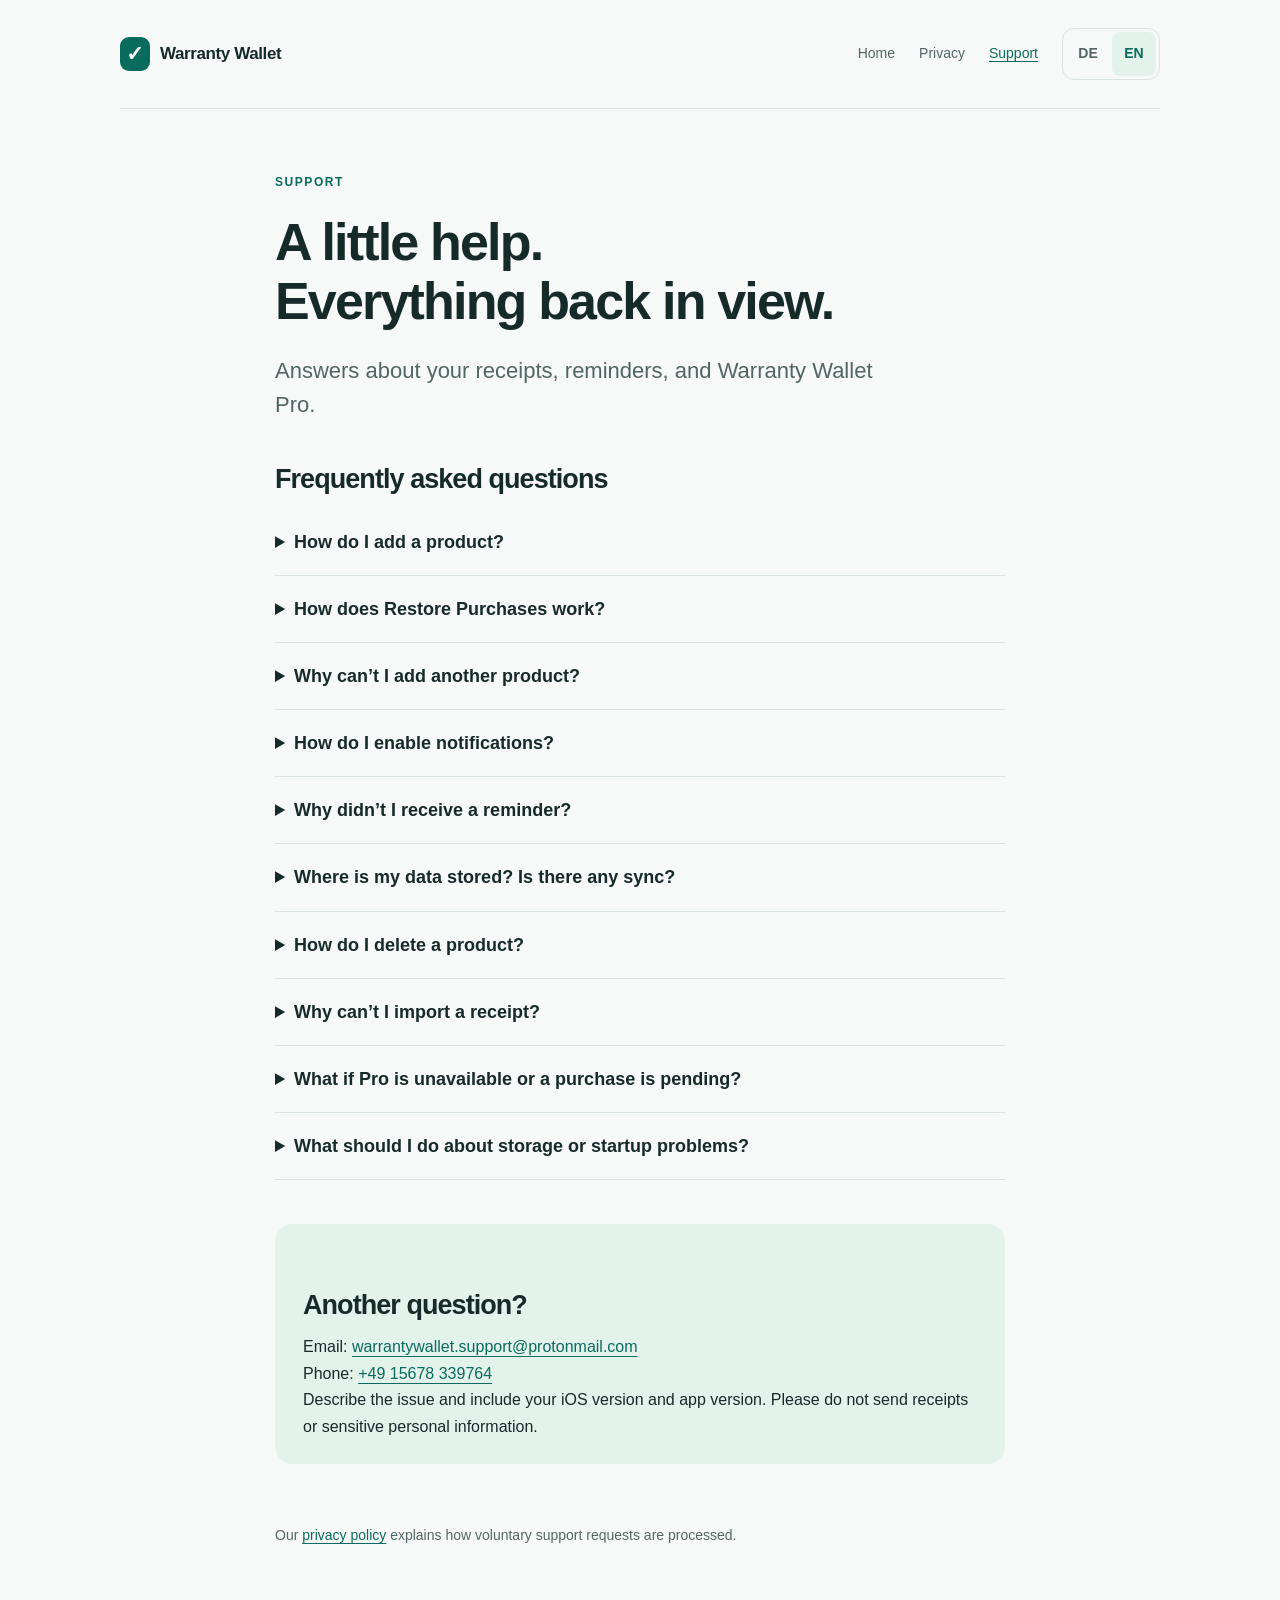
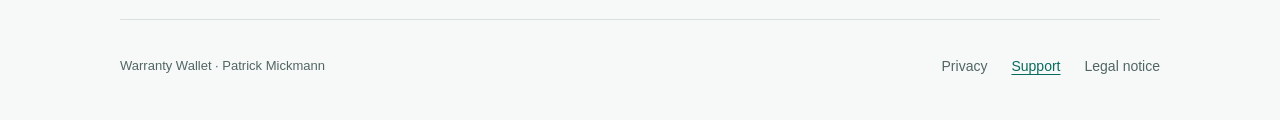
<file: en/support/index.html>
<!doctype html>
<html lang="en">
<head>
  <meta charset="utf-8">
  <meta name="viewport" content="width=device-width, initial-scale=1">
  <meta name="color-scheme" content="light dark">
  <meta name="description" content="Help with Warranty Wallet: restore purchases, notifications, local storage, deleting products, and common issues.">
  <meta name="referrer" content="no-referrer">
  <title>Support – Warranty Wallet</title>
  <link rel="stylesheet" href="../../styles.css">
  <link rel="alternate" hreflang="de" href="../../support/">
  <link rel="alternate" hreflang="en" href="./">
</head>
<body>
<a class="skip" href="#content">Skip to content</a>
<header class="site-header wrap"><a class="brand" href="../"><span class="mark" aria-hidden="true">✓</span> Warranty Wallet</a><div class="header-controls"><nav aria-label="Main navigation"><a href="../">Home</a><a href="../privacy/">Privacy</a><a href="./" aria-current="page">Support</a></nav><nav class="language-switch" aria-label="Choose language"><a href="../../support/" lang="de" hreflang="de" aria-label="Deutsch">DE</a><a href="./" lang="en" hreflang="en" aria-label="English" aria-current="true">EN</a></nav></div></header>
<main id="content" class="wrap" tabindex="-1"><article class="document"><p class="eyebrow">Support</p><h1>A little help.<br>Everything back in view.</h1><p class="lead">Answers about your receipts, reminders, and Warranty Wallet Pro.</p><h2>Frequently asked questions</h2><details><summary>How do I add a product?</summary><p>Tap + in the app. Enter the product name, purchase date, and warranty period. Add a photo and receipt if you like, then tap “Save”. You can open and edit the product later.</p></details>
<details><summary>How does Restore Purchases work?</summary><p>Open Settings in Warranty Wallet and choose “Restore purchases”. Use the same Apple Account as for your original Pro purchase and connect to the internet. This restores your Pro access, not deleted products or receipts.</p></details>
<details><summary>Why can’t I add another product?</summary><p>The free version stores up to five products. The optional one-time Pro purchase unlocks unlimited products. If Pro becomes inactive later, you can still read, edit, and delete existing products.</p></details>
<details><summary>How do I enable notifications?</summary><p>Turn on “Warranty reminders” in the app’s settings and allow notifications in iOS. Choose a reminder 7, 30, or 90 days before expiry. The app schedules local reminders at 09:00 for the next 60 eligible warranties. iOS may delay delivery. Open the app regularly so later reminders can be scheduled.</p></details>
<details><summary>Why didn’t I receive a reminder?</summary><p>Check that warranty reminders are enabled in the app and notifications for Warranty Wallet are allowed in iPhone Settings. Also check the purchase date, warranty period, and reminder lead time. Reopen the app to update the schedule. Reminders whose scheduled time has already passed are not delivered retroactively. iOS controls actual delivery.</p></details>
<details><summary>Where is my data stored? Is there any sync?</summary><p>Products, photos, and receipts are stored locally in the app’s protected storage on your iPhone. There is no Warranty Wallet account, developer-operated cloud sync, or separate backup feature. Depending on your settings, iPhone or computer backups may include app data. Keep your original receipts; the developer cannot access or recover your records.</p></details>
<details><summary>How do I delete a product?</summary><p>Open the product, choose “Delete product”, and confirm. The stored record, including its photo and receipt, is removed from the app, and reminders are updated. Originals in Photos or Files and existing device backups are unaffected. Restore Purchases cannot recover deleted records.</p></details>
<details><summary>Why can’t I import a receipt?</summary><p>Each product can have one receipt attached as a valid, unencrypted PDF or an image up to 20 MB. Check the file format and size. For files from a cloud provider, the file must be available through the system file picker. Then try importing it again.</p></details>
<details><summary>What if Pro is unavailable or a purchase is pending?</summary><p>Check your internet connection and try again later. A pending purchase unlocks Pro only after Apple confirms it. If you already purchased Pro, use Restore Purchases with the original Apple Account.</p></details>
<details><summary>What should I do about storage or startup problems?</summary><p>Check the available storage on your device and reopen the app. Do not delete the app as your first troubleshooting step: removing the app and its data can cause local records to be lost. If the problem persists, tell support what the message says and what you did before it appeared.</p></details>
<section class="note" aria-labelledby="contact"><h2 id="contact">Another question?</h2><p>Email: <a href="mailto:warrantywallet.support@protonmail.com">warrantywallet.support@protonmail.com</a></p><p>Phone: <a href="tel:+4915678339764">+49 15678 339764</a></p><p>Describe the issue and include your iOS version and app version. Please do not send receipts or sensitive personal information.</p></section><p class="small">Our <a href="../privacy/">privacy policy</a> explains how voluntary support requests are processed.</p></article></main>
<footer class="site-footer wrap"><span>Warranty Wallet · Patrick Mickmann</span><nav aria-label="More information"><a href="../privacy/">Privacy</a><a href="./" aria-current="page">Support</a><a href="../impressum/">Legal notice</a></nav></footer>
</body>
</html>
</file>
<file: styles.css>
/* Local system fonts only. No imports, scripts, or remote assets. */
:root { color-scheme: light dark; --bg:#f7f9f8; --surface:#fff; --text:#162a29; --muted:#516663; --line:#d8e2df; --accent:#096b5d; --tint:#e4f2ec; }
* { box-sizing:border-box; }
html { font-family:-apple-system,BlinkMacSystemFont,"Segoe UI",sans-serif; line-height:1.65; -webkit-text-size-adjust:100%; }
body { margin:0; background:var(--bg); color:var(--text); }
a { color:var(--accent); text-underline-offset:.22em; }
a:hover { text-decoration-thickness:2px; }
a:focus-visible,summary:focus-visible { outline:3px solid var(--accent); outline-offset:5px; border-radius:3px; }
.wrap { width:min(100% - 48px, 1040px); margin-inline:auto; }
.site-header { display:flex; align-items:center; justify-content:space-between; gap:24px; padding-block:28px; border-bottom:1px solid var(--line); }
.brand { display:flex; align-items:center; gap:10px; color:var(--text); font-size:17px; font-weight:650; text-decoration:none; letter-spacing:-.4px; }
.mark { display:grid; place-items:center; width:30px; height:34px; border-radius:9px; background:var(--accent); color:var(--surface); font-size:21px; }
nav { display:flex; gap:24px; flex-wrap:wrap; }
nav a { display:inline-flex; align-items:center; min-height:44px; font-size:14px; color:var(--muted); text-decoration:none; }
nav a:hover,nav a[aria-current] { color:var(--accent); text-decoration:underline; }
.hero { padding:88px 0 64px; max-width:810px; }
.eyebrow { color:var(--accent); font-size:12px; font-weight:700; letter-spacing:.13em; text-transform:uppercase; margin:0 0 20px; }
h1,h2,h3 { line-height:1.13; letter-spacing:-.035em; text-wrap:balance; overflow-wrap:anywhere; hyphens:auto; }
h1 { font-size:clamp(40px,6.5vw,72px); font-weight:650; margin:0 0 24px; }
h1 span { color:var(--accent); }
.lead { color:var(--muted); font-size:clamp(18px,2.4vw,22px); max-width:620px; line-height:1.55; }
.store-placeholder { display:inline-block; margin-top:20px; padding:13px 21px; border:1px solid var(--line); border-radius:14px; background:var(--surface); font-size:15px; font-weight:600; }
.small { font-size:14px; color:var(--muted); }
.benefits { display:grid; grid-template-columns:repeat(2,1fr); border-top:1px solid var(--line); gap:0 60px; }
.benefit { padding:28px 0; border-bottom:1px solid var(--line); }
.number { color:var(--accent); font-size:12px; font-variant-numeric:tabular-nums; }
h2 { font-size:27px; margin:14px 0; }
.benefit h2 { font-size:23px; }
.benefit p { color:var(--muted); margin-bottom:0; max-width:420px; }
.note { margin:44px 0 60px; padding:24px 28px; border-radius:18px; background:var(--tint); }
.note p { margin:0; }
.document { max-width:730px; margin:64px auto 72px; }
.document h1 { font-size:clamp(36px,5vw,52px); }
.document h2 { margin-top:42px; }
.document h3 { font-size:22px; margin-top:32px; }
.document p { overflow-wrap:anywhere; }
.document address { font-style:normal; overflow-wrap:anywhere; }
.language-nav { display:flex; gap:24px; padding:12px 0; }
.policy-language { scroll-margin-top:20px; }
.policy-language + .policy-language { border-top:1px solid var(--line); margin-top:52px; }
.placeholder { overflow-wrap:anywhere; font-family:inherit; font-size:.95em; background:var(--tint); padding:2px 6px; border-radius:5px; }
details { border-bottom:1px solid var(--line); padding:20px 0; }
summary { cursor:pointer; font-size:18px; font-weight:600; line-height:1.45; }
details p { color:var(--muted); }
.site-footer { display:flex; justify-content:space-between; align-items:center; gap:20px; border-top:1px solid var(--line); padding-block:24px 32px; font-size:13px; color:var(--muted); }
.skip { position:absolute; top:8px; left:12px; padding:10px; background:var(--surface); transform:translateY(-200%); }
.skip:focus { transform:none; }
@media (prefers-color-scheme:dark) { :root { --bg:#101a19; --surface:#1b2926; --text:#eef4f1; --muted:#adbfba; --line:#354741; --accent:#89ddbd; --tint:#20382f; } }
@media (max-width:600px) { .wrap { width:calc(100% - 36px); } .site-header { align-items:flex-start; flex-direction:column; gap:10px; padding-block:20px 12px; } nav { gap:24px; } .hero { padding:52px 0 40px; } .benefits { grid-template-columns:1fr; } .benefit { padding:22px 0; } .document { margin-top:40px; } .note { padding:22px; } .site-footer { align-items:flex-start; flex-direction:column; gap:4px; } }
@media print { .site-header,.site-footer,.skip,.language-nav { display:none; } body { background:white; color:black; } .wrap { width:100%; } .document { max-width:none; margin:0; } }

/* Explicit language links need no cookies or JavaScript. */
.header-controls { display:flex; align-items:center; justify-content:space-between; flex-wrap:wrap; gap:12px 24px; }
.language-switch { gap:2px; padding:3px; border:1px solid var(--line); border-radius:12px; }
.language-switch a { justify-content:center; min-width:44px; padding:0 9px; border-radius:8px; font-weight:600; }
.language-switch a[aria-current] { background:var(--tint); color:var(--accent); text-decoration:none; }
@media (max-width:760px) { .site-header { flex-wrap:wrap; } .header-controls { width:100%; } }
</file>
